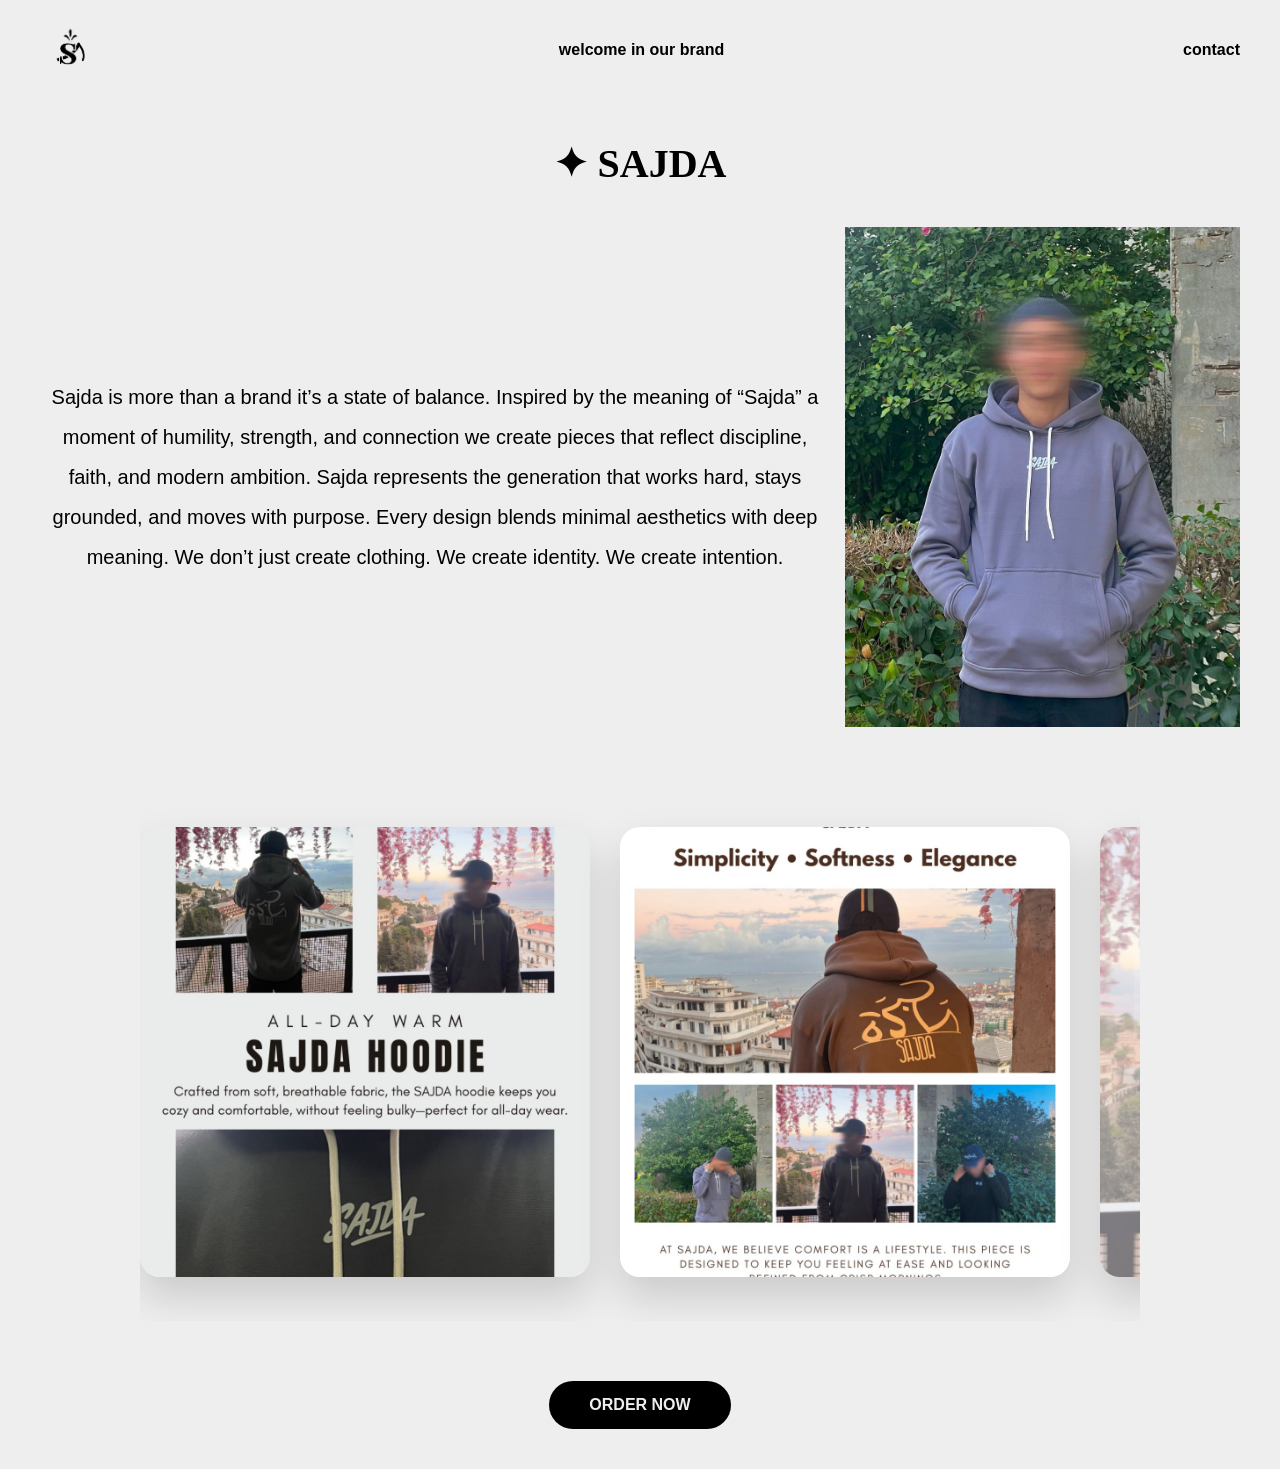
<file: index.html>
<!DOCTYPE html>
<html lang="en">
<head>
    <meta charset="UTF-8">
    <meta name="viewport" content="width=device-width, initial-scale=1.0">
    <title>sajda</title>
    <meta name="viewport" content="width=device-width, initial-scale=1.0">
  <link rel="stylesheet" href="index.css">
  <link rel="stylesheet" href="https://cdnjs.cloudflare.com/ajax/libs/font-awesome/6.5.1/css/all.min.css">

</head>
<body>
    <header>
        <img src="logo.png" alt="logo" class="logo">
        <h4>welcome in our brand</h4>
        <nav class="nav-links">
            <a href="contact.html">contact</a>
        </nav>
    </header>

    <main>
        <section class="cantainer">
            <h1>✦ SAJDA </h1>
            <div class="content">
            <p>
                Sajda is more than a brand it’s a state of balance.
                Inspired by the meaning of “Sajda” a moment of humility, strength, and connection we create pieces that reflect discipline, faith, and modern ambition.
                Sajda represents the generation that works hard, stays grounded, and moves with purpose. Every design blends minimal aesthetics with deep meaning.
                We don’t just create clothing.
                We create identity.
                We create intention.
            </p>
            <img src="hoodie-grey-1.png" alt="principale" class="principale">
            </div>

            <div class="slider-wrapper">
               <div class="brand-slider">
                    <div class="slide"><img src="img1.png" alt=""></div>
                    <div class="slide"><img src="img2.png" alt=""></div>
                    <div class="slide"><img src="img3.png" alt=""></div>
                    <div class="slide"><img src="img4.png" alt=""></div>
                    <div class="slide"><img src="img5.png" alt=""></div>
                    <div class="slide"><img src="img6.png" alt=""></div>
                    <div class="slide"><img src="img7.png" alt=""></div>
                    <div class="slide"><img src="img8.png" alt=""></div>
                    <div class="slide"><img src="img9.png" alt=""></div>
                    <div class="slide"><img src="img10.png" alt=""></div>
                    <div class="slide"><img src="img11.png" alt=""></div>
                    <div class="slide"><img src="img12.png" alt=""></div>
                    <div class="slide"><img src="img13.png" alt=""></div>
                    <div class="slide"><img src="img14.png" alt=""></div>
                    <div class="slide"><img src="img15.png" alt=""></div>
                    <div class="slide"><img src="img16.png" alt=""></div>
                </div>
            </div>

            <div class="hero">
             <a href="shop.html"><button>ORDER NOW</button></a>   
            </div>

            
        </section>
    </main>
    
</body>
</html>
</file>
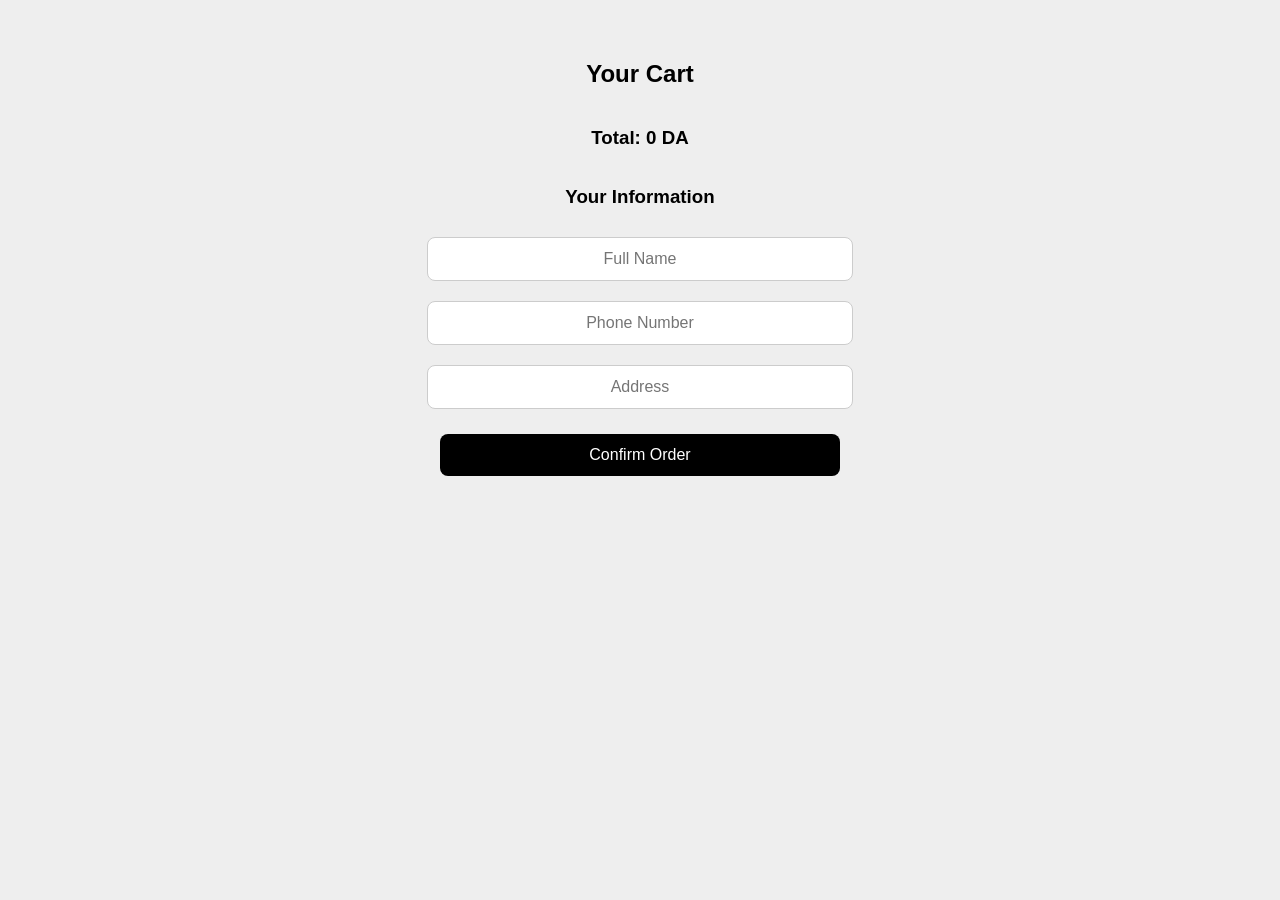
<file: cart.html>
<!DOCTYPE html>
<html lang="en">
<head>
  <meta charset="UTF-8">
  <title>Cart</title>
  <meta name="viewport" content="width=device-width, initial-scale=1.0">
  <link rel="stylesheet" href="cart.css">
</head>
<body>

<h2>Your Cart</h2>
<div id="cart-items"></div>

<h3>Your Information</h3>
<input id="name" placeholder="Full Name">
<input id="phone" placeholder="Phone Number">
<input id="address" placeholder="Address">

<button class="confirm-btn" onclick="confirmOrder()">Confirm Order</button>

<script>
let cart = JSON.parse(localStorage.getItem("cart")) || [];
const cartDiv = document.getElementById("cart-items");

function renderCart() {
  cartDiv.innerHTML = "";
  let total = 0;

  cart.forEach((item, i) => {
    total += item.price * item.qty;

    cartDiv.innerHTML += `
      <div class="cart-item">
        <b>${item.name}</b><br>
        Color: ${item.color} | Size: ${item.size}<br>

        <button onclick="minus(${i})">−</button>
        <span>${item.qty}</span>
        <button onclick="plus(${i})">+</button>

        <p>${item.price * item.qty} DA</p>
      </div>
    `;
  });

  cartDiv.innerHTML += `<h3>Total: ${total} DA</h3>`;
}

function plus(i) {
  cart[i].qty++;
  save();
}

function minus(i) {
  if (cart[i].qty > 1) cart[i].qty--;
  else cart.splice(i,1);
  save();
}

function save() {
  localStorage.setItem("cart", JSON.stringify(cart));
  renderCart();
}

renderCart();

function confirmOrder() {
  let name = document.getElementById("name").value;
  let phone = document.getElementById("phone").value;
  let address = document.getElementById("address").value;

  if (!name || !phone || !address) {
    alert("Fill all fields");
    return;
  }

  let msg = "🛍️ NEW ORDER\n\n";
  let total = 0;

  cart.forEach(item => {
    msg += `${item.name}
Color: ${item.color}
Size: ${item.size}
Qty: ${item.qty}
----------------\n`;
    total += item.price * item.qty;
  });

  msg += `
Total: ${total} DA

Name: ${name}
Phone: ${phone}
Address: ${address}
`;

  let myPhone = "213773365156"; // YOUR NUMBER
  window.open(
    `https://wa.me/${myPhone}?text=${encodeURIComponent(msg)}`,
    "_blank"
  );

  localStorage.removeItem("cart");
}
</script>

</body>
</html>
</file>
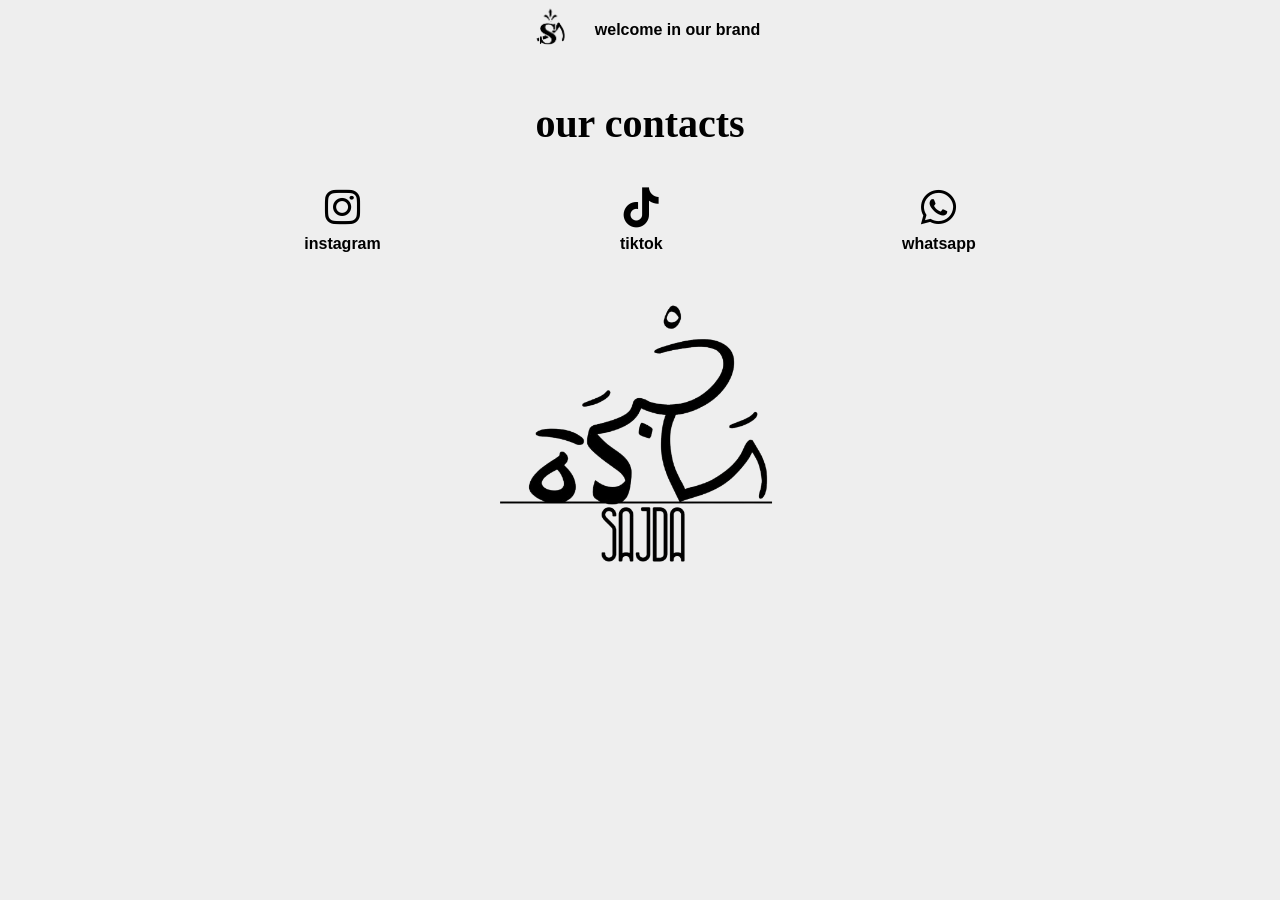
<file: contact.html>
<!DOCTYPE html>
<html lang="en">
<head>
    <meta charset="UTF-8">
    <meta name="viewport" content="width=device-width, initial-scale=1.0">
    <title>contact</title>
    <link rel="stylesheet" href="contact.css">
    <meta name="viewport" content="width=device-width, initial-scale=1.0">
  <link rel="stylesheet" href="https://cdnjs.cloudflare.com/ajax/libs/font-awesome/6.5.1/css/all.min.css">
</head>
<body>
    <header>
        <img src="logo.png" alt="logo" class="logo">
        <h4>welcome in our brand</h4>
    </header>
    <main>
        <section class="container">
                <h4>our contacts</h4>
            <div class="content">
                <a href="https://www.instagram.com/_.s.a.j.d.a._?igsh=eHE0YmFqNmE5cWZy&utm_source=qr">
                <i class="fa-brands fa-instagram my-icon"></i>
                <p>instagram</p>
                </a>
                <a href="https://www.tiktok.com/@_s.a.j.d.a._?_r=1&_t=ZS-93s73kMK9Zg">
                    <i class="fa-brands fa-tiktok my-icon"></i>
                    <p>tiktok</p>
                </a>
                <a href="https://wa.me/213773365156">
                    <i class="fa-brands fa-whatsapp my-icon"></i>
                    <p>whatsapp</p>
                </a>
            </div>
            <div class="logo2-wrapper">
               <img src="logo2.png" alt="logo2" class="logo2">
            </div>

        </section>
    </main>
    
</body>
</html>
</file>
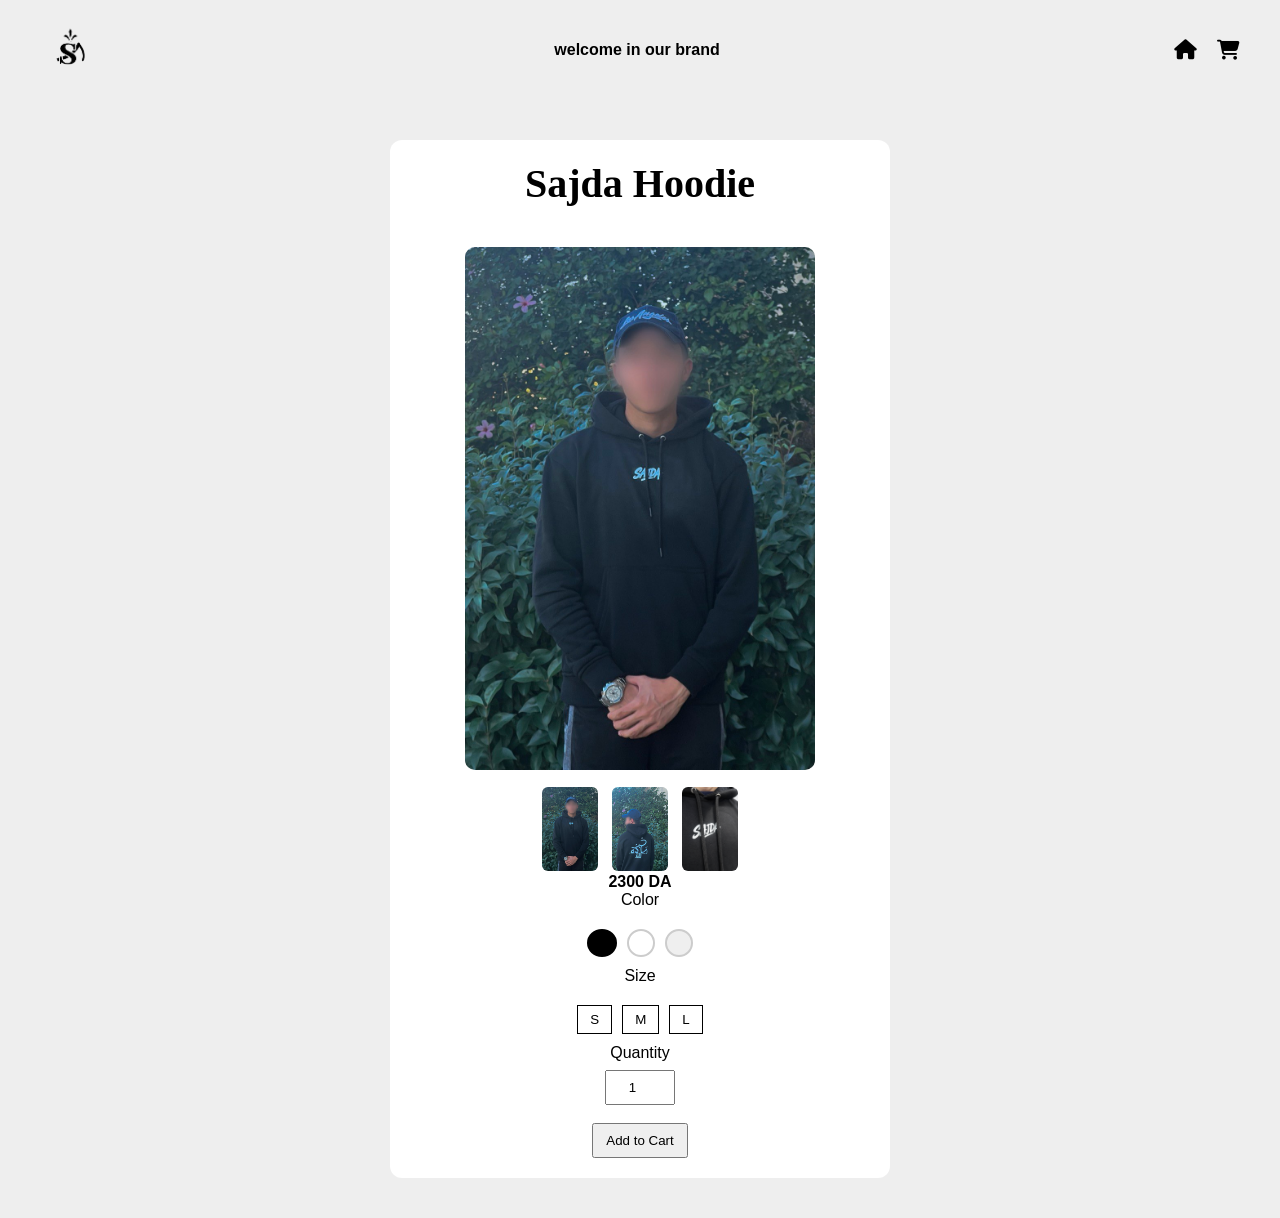
<file: shop.html>
<!DOCTYPE html>
<html lang="en">
<head>
  <meta charset="UTF-8">
  <title>Shop</title>
  <meta name="viewport" content="width=device-width, initial-scale=1.0">
  <link rel="stylesheet" href="shop.css">
    <link rel="stylesheet" href="https://cdnjs.cloudflare.com/ajax/libs/font-awesome/6.5.1/css/all.min.css">
</head>
<body>
    <header>
        <img src="logo.png" alt="logo" class="logo">
        <h4>welcome in our brand</h4>
        <nav class="nav-links">
            <a href="index.html">
                <i class="fa-solid fa-house my-icon"></i>
            </a>
            <a href="cart.html" class="cart-link">
                <i class="fa-solid fa-cart-shopping my-icon"></i>
            </a>
        </nav>
    </header>



<div class="product-card">
<h2>Sajda Hoodie</h2>
  <img id="product-img" src="hoodie-black-1.png">

   <div class="thumbnails" id="thumbnails"></div>


  <p class="price">2300 DA</p>

  <!-- COLORS -->
  <p>Color</p>
  <div class="colors">
    <button class="color-btn black active" onclick="selectColor('black')"></button>
    <button class="color-btn white" onclick="selectColor('white')"></button>
    <button class="color-btn grey" onclick="selectColor('grey')"></button>
  </div>

  <!-- SIZES -->
  <p>Size</p>
  <div class="sizes">
    <button class="size-btn" onclick="selectSize(this,'S')">S</button>
    <button class="size-btn" onclick="selectSize(this,'M')">M</button>
    <button class="size-btn" onclick="selectSize(this,'L')">L</button>
  </div>

  <!-- QUANTITY -->
  <p>Quantity</p>
  <input type="number" id="qty" value="1" min="1">

  <button class="add-btn" onclick="addToCart()">Add to Cart</button>



</div>






<script>
let selectedColor = "black";
let selectedSize = null;

const productImages = {
  black: [
    "hoodie-black-1.png",
    "hoodie-black-2.png",
    "hoodie-black-3.png"
  ],
  white: [
    "hoodie-white-1.png",
    "hoodie-white-2.png",
    "hoodie-white-3.png"
  ],
  grey: [
    "hoodie-grey-1.png",
    "hoodie-grey-2.png",
    "hoodie-grey-3.png"
  ]
};

function loadThumbnails(color) {
  const container = document.getElementById("thumbnails");
  container.innerHTML = "";

  productImages[color].forEach((imgSrc, index) => {
    let img = document.createElement("img");
    img.src = imgSrc;
    img.classList.add("thumb");
    img.onclick = () => {
      document.getElementById("product-img").src = imgSrc;
    };
    container.appendChild(img);
  });

  // set first image as main
  document.getElementById("product-img").src = productImages[color][0];
}

function selectColor(color) {
  selectedColor = color;

  document.querySelectorAll(".color-btn")
    .forEach(btn => btn.classList.remove("active"));

  document.querySelector(".color-btn." + color).classList.add("active");

  loadThumbnails(color);
}

function selectSize(btn, size) {
  selectedSize = size;

  document.querySelectorAll(".size-btn")
    .forEach(b => b.classList.remove("active"));

  btn.classList.add("active");
}

function addToCart() {
  if (!selectedSize) {
    alert("Please select size");
    return;
  }

  let cart = JSON.parse(localStorage.getItem("cart")) || [];
  let qty = document.getElementById("qty").value;

  cart.push({
    name: "Sajda Hoodie",
    price: 2300,
    color: selectedColor,
    size: selectedSize,
    qty: qty
  });

  localStorage.setItem("cart", JSON.stringify(cart));
  alert("Added to cart ✅");
}

// Load default color on page open
loadThumbnails("black");
</script>


</body>
</html>
</file>
<file: index.css>
* {
  margin: 0;
  padding: 0;
  box-sizing: border-box;
  font-family: 'Poppins', sans-serif;
}

body {
  min-height: 100vh;
  background: #eeeeee;
  color: black;
  overflow-x: hidden;
}

/* ================= HEADER ================= */

header {
  display: flex;
  align-items: center;
  justify-content: space-between;
  padding: 20px 40px;
}

.logo {
  width: 60px;
}

.nav-links {
  display: flex;
  gap: 20px;
}

.nav-links a {
  text-decoration: none;
  color: black;
  font-weight: 600;
  transition: 0.3s;
}

.nav-links a:hover {
  color: #888;
}

/* ================= MAIN SECTION ================= */

.cantainer {
  padding: 40px;
}

.cantainer h1 {
  text-align: center;
  font-family: 'Playfair Display', serif;
  font-size: 40px;
  margin-bottom: 40px;
}

/* Paragraph + Image ALWAYS same line */

.content {
  display: flex;
  align-items: center;
  justify-content: space-between;
  gap: 15px;
}

.content p {
  width: 60%;
  font-size: 14px;
  line-height: 1.6;
  text-align: center;
}

.principale {
  width: 40%;
  max-width: 100%;
  height: auto;
}
@media (min-width: 992px) {
  .principale {
    height: 500px;
    object-fit: cover;
  }
}
@media (min-width: 992px) {
  .content p {
  width: 80%;
  font-size: 20px;
  line-height: 2;
}
}
.slider-wrapper {
  display: flex;
  justify-content: center;
  margin: 60px 0;
}

.brand-slider {
  display: flex;
  gap: 30px;
  overflow-x: auto;
  scroll-snap-type: x mandatory;
  scroll-behavior: smooth;
  -webkit-overflow-scrolling: touch;

  width: 100%;
  max-width: 1000px;
  padding: 40px 0;
}

/* نخبي scrollbar */
.brand-slider::-webkit-scrollbar {
  display: none;
}

.slide {
  flex: 0 0 auto;
  width: 450px;
  scroll-snap-align: center;
  transition: transform 0.4s ease, filter 0.4s ease;
}

/* الصور */
.slide img {
  width: 100%;
  aspect-ratio: 1 / 1;
  object-fit: cover;
  border-radius: 20px;
  box-shadow: 0 20px 40px rgba(0,0,0,0.15);
}
@media (max-width:600px) {
    .slide img {
        width: 300px;
    }
    .slide{
        width: 300px;
    }
}
@media (max-width:400px) {
    .slide img {
        width: 200px;
    }
    .slide{
        width: 200px;
    }
      .content p {
  width: 60%;
  font-size: 14px;
  line-height: 1;
}
}

/* التأثير عند hover (في الحاسوب) */
.slide:hover {
  transform: scale(1.08);
  filter: brightness(1.05);
}
.hero {
  display: flex;
  flex-direction: column;
  align-items: center;
  justify-content: center;
  text-align: center;
}
.hero button {
  padding: 15px 40px;
  font-size: 1rem;
  font-weight: 600;
  border: none;
  border-radius: 50px;
  background: black;
  color: #eeeeee;
  cursor: pointer;
  transition: 0.3s ease;
}

.hero button:hover {
  background: rgb(87, 84, 84);
  transform: scale(1.05);
}
</file>
<file: cart.css>
/* Center everything */
body {
  display: flex;
  flex-direction: column;
  align-items: center;
  font-family: Arial, sans-serif;
  margin: 0;
  padding: 40px 20px;
  background-color:#eeeeee;
}

/* Titles */
h2, h3 {
  text-align: center;
}

/* Cart container */
#cart-items {
  width: 100%;
  max-width: 500px;
  text-align: center;
}

/* Cart item box */
.cart-item {
  background: #f5f5f5;
  padding: 15px;
  margin-bottom: 15px;
  border-radius: 10px;
}

/* Inputs */
input {
  width: 100%;
  max-width: 400px;   /* change size here */
  padding: 12px;
  margin: 10px 0;
  border-radius: 8px;
  border: 1px solid #ccc;
  font-size: 16px;
  text-align: center;
}

/* Confirm button */
.confirm-btn {
  width: 100%;
  max-width: 400px;
  padding: 12px;
  margin-top: 15px;
  background: black;
  color: white;
  border: none;
  border-radius: 8px;
  font-size: 16px;
  cursor: pointer;
}

.confirm-btn:hover {
  background: #333;
}
@media (max-width: 800px) {
  .confirm-btn{
    max-width: 800px;
    height: 50px;
  }
}
</file>
<file: contact.css>
* {
  margin: 0;
  padding: 0;
  box-sizing: border-box;
  font-family: 'Poppins', sans-serif;
}

body {
  min-height: 100vh;
  background: #eeeeee;
  color: black;
  overflow-x: hidden;
}

/* ================= HEADER ================= */

header{
    display: flex;
    align-items: center;
    justify-content: space-between;
    gap: 15px;
    justify-content: center;
}
  .logo {
    width: 60px;
    height: auto;
  }
  .container {
  padding: 40px;
}
.container h4 {
  text-align: center;
  font-family: 'Playfair Display', serif;
  font-size: 40px;
  margin-bottom: 40px;
}
.content {
  display: flex;
  align-items: center;
  gap: 15px;
  justify-content: center;
  margin-left: 40px;
  margin-right: 40px;
  justify-content: space-evenly;
}
a {
  text-decoration: none;
  color: black;
  font-weight: 600;
  transition: 0.3s;
}

a:hover {
  color: #888;
}
.my-icon {
  font-size: 40px;
}
.content a {
  display: flex;
  flex-direction: column;   /* icon on top, text under */
  align-items: center;      /* center horizontally */
  justify-content: center;
  gap: 8px;                 /* space between icon and text */
}
.logo2-wrapper {
  display: flex;
  justify-content: center;
  align-items: center;
  margin-top: 30px;
}
.logo2 {
  width: 300px;   
  height: auto;   
}
</file>
<file: shop.css>
* {
  margin: 0;
  padding: 0;
  box-sizing: border-box;
  font-family: 'Poppins', sans-serif;
}

body {
  min-height: 100vh;
  background: #eeeeee;
  color: black;
  overflow-x: hidden;
}

/* ================= HEADER ================= */

header {
  display: flex;
  align-items: center;
  justify-content: space-between;
  padding: 20px 40px;
}

.logo {
  width: 60px;
}

.nav-links {
  display: flex;
  align-items: center;
  gap: 20px;
}

.nav-links a {
  text-decoration: none;
  color: black;
  font-weight: 600;
  transition: 0.3s;
}

.nav-links a:hover {
  color: #888;
}
.my-icon {
  font-size: 20px;
}
.my-icon1 {
  font-size: 20px;
}



img {
  width: 100%;
  border-radius: 10px;
}

.price {
  font-weight: bold;
}

/* COLORS */
.colors {
  display: flex;
  gap: 10px;
}

.color-btn {
  width: 28px;
  height: 28px;
  border-radius: 50%;
  border: 2px solid #ccc;
  cursor: pointer;
}

.color-btn.black { background: black; }
.color-btn.white { background: white; }
.color-btn.red { background: red; }

.color-btn.active {
  border: 3px solid black;
}

/* SIZES */
.sizes {
  display: flex;
  gap: 10px;
}

.size-btn {
  padding: 6px 12px;
  border: 1px solid black;
  background: white;
  cursor: pointer;
}

.size-btn.active {
  background: black;
  color: white;
}

button {
  padding: 8px 12px;
  margin-top: 10px;
  cursor: pointer;
}

.cart-link {
  margin-top: o;
}

input {
  width: 100%;
  padding: 8px;
  margin: 5px 0;
}
.colors,
.sizes {
  display: flex;
  justify-content: center;
  gap: 10px;
  margin: 10px auto;
}

#qty {
  width: 70px;
  text-align: center;
  margin: 8px auto;
  display: block;
}



.product-card {
  background: white;
  padding: 20px;
  width: 95%;          /* ✅ responsive */
  max-width: 500px;    /* keeps it nice on PC */
  border-radius: 12px;
  margin: 40px auto;
  text-align: center;
}

#product-img {
  width: 100%;         /* ✅ full width inside card */
  max-width: 350px;    /* optional limit */
  display: block;
  margin: 15px auto;
}


body {
  min-height: 100vh;
  background: #eeeeee;
  color: black;
    flex-direction: column;
}
h2 {
  text-align: center;
  font-family: 'Playfair Display', serif;
  font-size: 40px;
  margin-bottom: 40px;
}
@media (max-width: 600px) {
  .product-card {
    width: 100%;
    margin: 20px 0;
    border-radius: 0;
  }

  h2 {
    font-size: 28px;
  }
}
.thumbnails {
  display: flex;
  justify-content: center;
  gap: 10px;
  margin-top: 10px;
}

.thumb {
  width: 60px;
  height: auto;
  border-radius: 8px;
  cursor: pointer;
  border: 2px solid transparent;
}

.thumb:hover {
  border: 2px solid black;
}
.t-shirt-card {
  background: white;
  padding: 20px;
  width: 95%;          /* ✅ responsive */
  max-width: 500px;    /* keeps it nice on PC */
  border-radius: 12px;
  margin: 40px auto;
  text-align: center;
}
</file>
